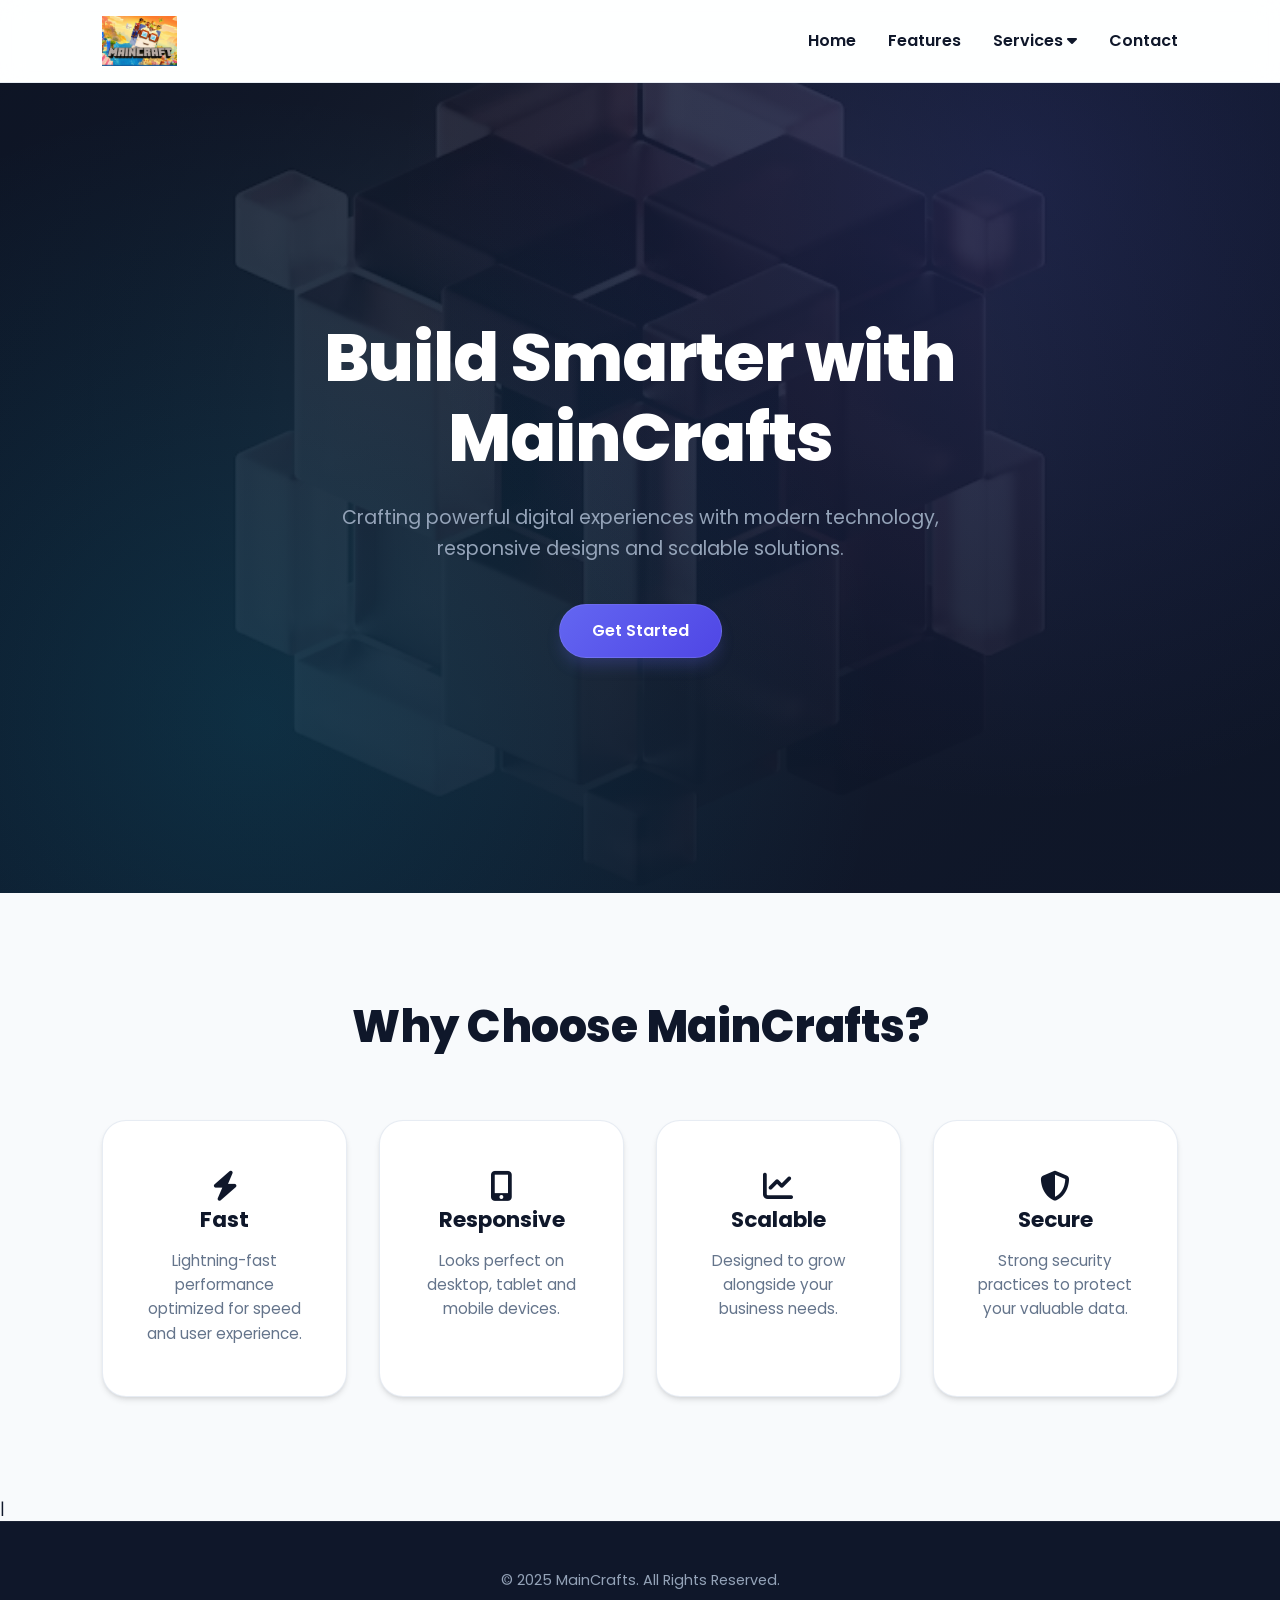
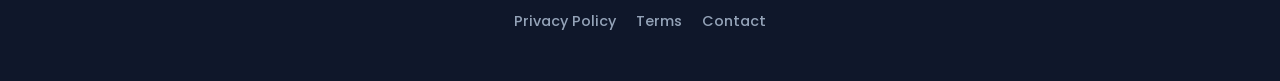
<file: index.html>
<!DOCTYPE html>
<html lang="en">
<head>
    <meta charset="UTF-8">
    <meta name="viewport" content="width=device-width, initial-scale=1.0">
    <title>MainCrafts - Build Smarter</title>

    <!-- Google Fonts -->
    <link href="https://fonts.googleapis.com/css2?family=Poppins:wght@300;400;500;600;700;800&display=swap" rel="stylesheet">

    <!-- Font Awesome -->
    <link rel="stylesheet"
    href="https://cdnjs.cloudflare.com/ajax/libs/font-awesome/6.5.1/css/all.min.css">

    <!-- CSS -->
    <link rel="stylesheet" href="css/style.css">
</head>
<body>

    <!-- HEADER -->
    <header>

        <div class="logo">
            <img src="images/logo.png" alt="MainCrafts Logo">
        </div>

        <nav>
            <ul>

                <li><a href="#">Home</a></li>

                <li><a href="#features">Features</a></li>

                <li>
                    <a href="#">Services <i class="fa-solid fa-caret-down"></i></a>

                    <ul class="dropdown">
                        <li><a href="#">Web Development</a></li>
                        <li><a href="#">App Development</a></li>
                        <li><a href="#">UI/UX Design</a></li>
                        <li><a href="#">Cloud Services</a></li>
                    </ul>
                </li>

                <li><a href="#footer">Contact</a></li>

            </ul>
        </nav>

    </header>

    <!-- HERO SECTION -->

    <section id="hero">

        <div class="hero-content">

            <h1>Build Smarter with MainCrafts</h1>
            

            <p>
                Crafting powerful digital experiences with modern technology,
                responsive designs and scalable solutions.
            </p>

            <a href="#" class="btn">Get Started</a>

        </div>

    </section>

    <!-- FEATURES -->

    <section id="features">

        <h2>Why Choose MainCrafts?</h2>

        <div class="feature-grid">

            <div class="card">
                <i class="fas fa-bolt"></i>
                <h3>Fast</h3>
                <p>
                    Lightning-fast performance optimized for speed and user experience.
                </p>
            </div>

            <div class="card">
                <i class="fas fa-mobile-alt"></i>
                <h3>Responsive</h3>
                <p>
                    Looks perfect on desktop, tablet and mobile devices.
                </p>
            </div>

            <div class="card">
                <i class="fas fa-chart-line"></i>
                <h3>Scalable</h3>
                <p>
                    Designed to grow alongside your business needs.
                </p>
            </div>

            <div class="card">
                <i class="fas fa-shield-alt"></i>
                <h3>Secure</h3>
                <p>
                    Strong security practices to protect your valuable data.
                </p>
            </div>

        </div>

    </section>
|
    <!-- FOOTER -->

    <footer id="footer">

        <p>© 2025 MainCrafts. All Rights Reserved.</p>

        <div class="footer-links">
            <a href="#">Privacy Policy</a>
            <a href="#">Terms</a>
            <a href="#">Contact</a>
        </div>

    </footer>

    <script src="js/script.js"></script>

</body>
</html>
</file>
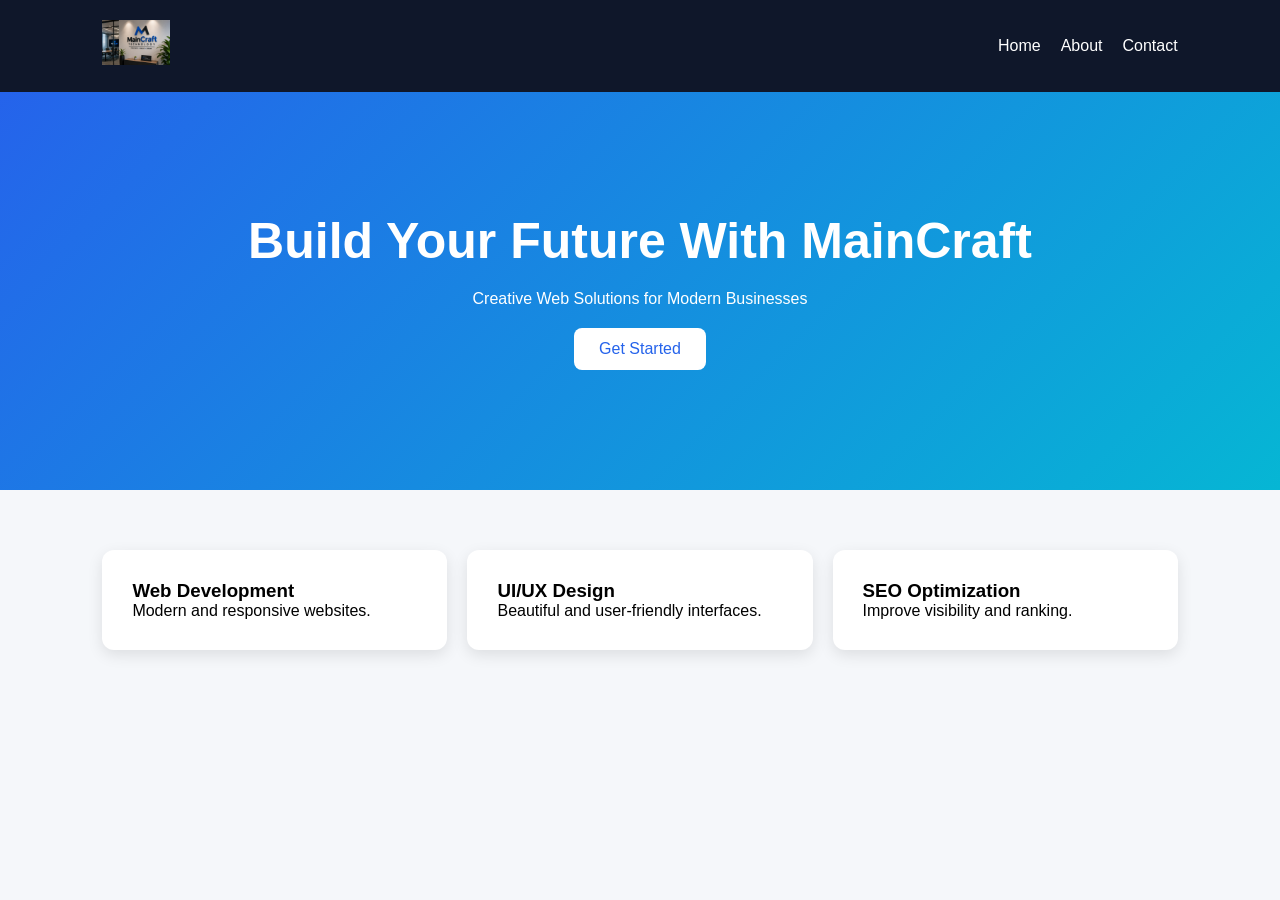
<file: intern-task 2/index.html>
<!DOCTYPE html>
<html lang="en">

<head>
    <meta charset="UTF-8">
    <meta name="viewport" content="width=device-width, initial-scale=1.0">
    <title>MainCraft - Home</title>
    <link rel="stylesheet" href="css/style.css">
</head>

<body>

    <nav>
        <div class="logo">
            <a href="about.html"><img src="image/logo.png" alt="MainCraft Logo" class="logo-img"></a>
        </div>
        <ul>
            <li><a href="index.html">Home</a></li>
            <li><a href="about.html">About</a></li>
            <li><a href="contact.html">Contact</a></li>
        </ul>
    </nav>

    <section class="hero">
        <h1>Build Your Future With MainCraft</h1>
        <p>Creative Web Solutions for Modern Businesses</p>
        <a href="contact.html" class="btn">Get Started</a>
    </section>

    <section class="features">
        <div class="card">
            <h3>Web Development</h3>
            <p>Modern and responsive websites.</p>
        </div>

        <div class="card">
            <h3>UI/UX Design</h3>
            <p>Beautiful and user-friendly interfaces.</p>
        </div>

        <div class="card">
            <h3>SEO Optimization</h3>
            <p>Improve visibility and ranking.</p>
        </div>
    </section>

</body>

</html>
</file>
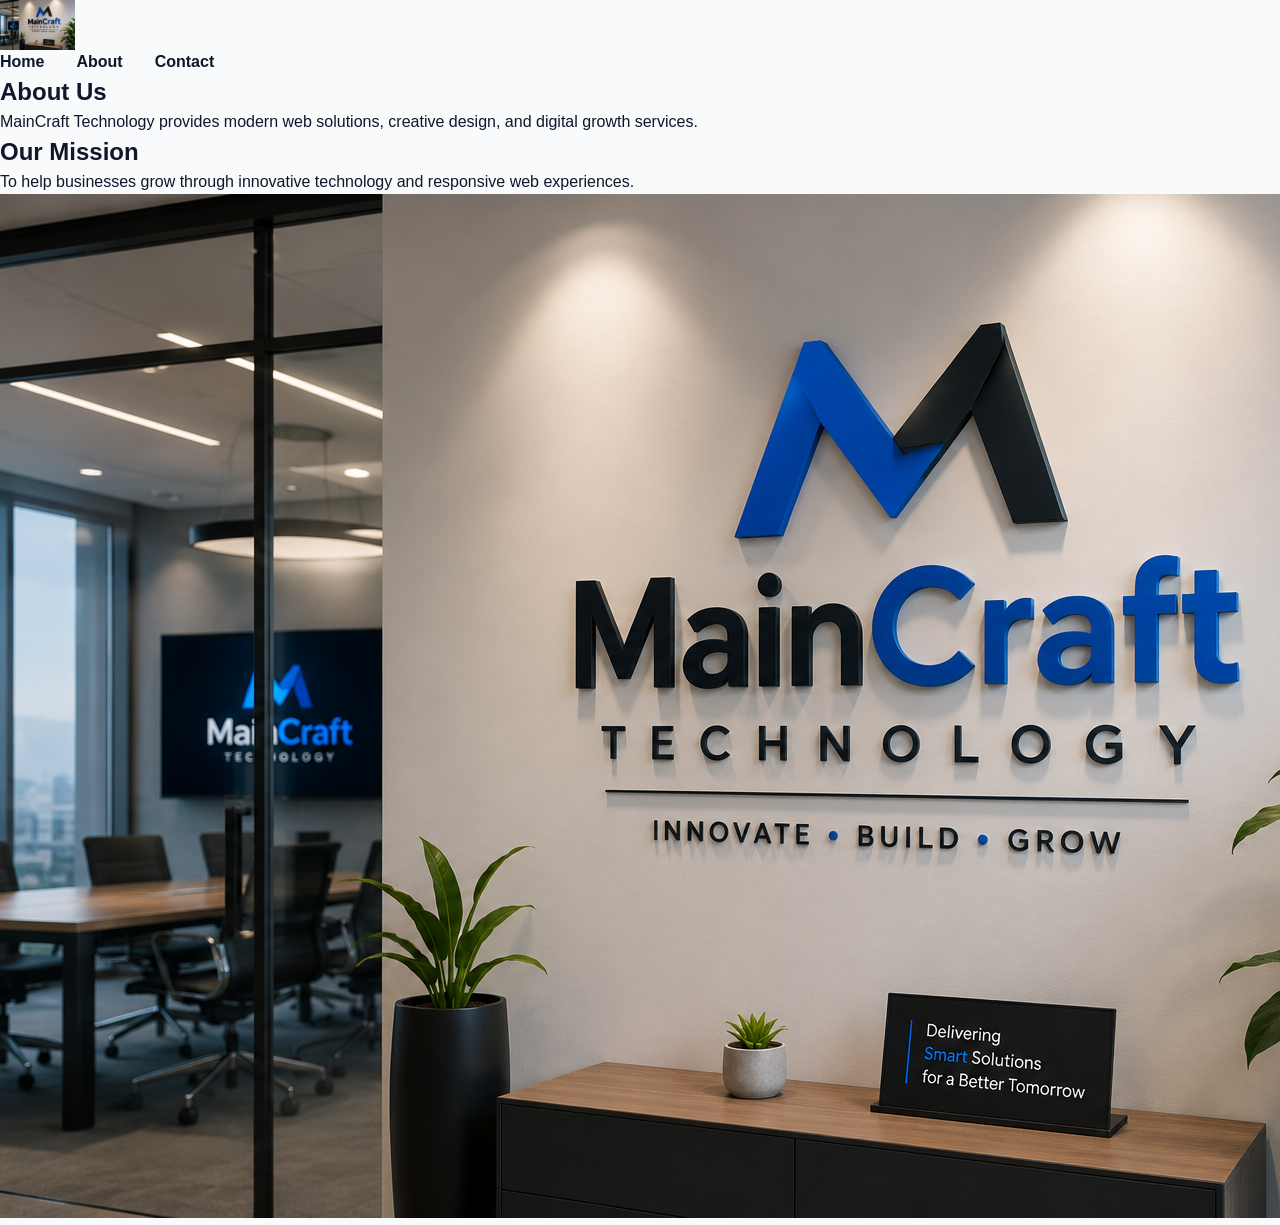
<file: about.html>
<!DOCTYPE html>
<html lang="en">
<head>
    <meta charset="UTF-8">
    <meta name="viewport" content="width=device-width, initial-scale=1.0">
    <title>About Us</title>
    <link rel="stylesheet" href="css/style.css">
</head>
<body>

<nav>
    <div class="logo">
        <a href="about.html"><img src="image/logo.png" alt="MainCraft Logo" class="logo-img"></a>
    </div>
    <ul>
        <li><a href="index.html">Home</a></li>
        <li><a href="about.html">About</a></li>
        <li><a href="contact.html">Contact</a></li>
    </ul>
</nav>

<section class="about">
    <div class="about-content-wrapper">
        <div class="about-text">
            <h1>About Us</h1>
            <p>
                MainCraft Technology provides modern web solutions,
                creative design, and digital growth services.
            </p>

            <h2>Our Mission</h2>
            <p>
                To help businesses grow through innovative technology
                and responsive web experiences.
            </p>
        </div>
        <div class="about-image">
            <img src="image/logo.png" alt="MainCraft Logo" class="about-logo">
        </div>
    </div>
</section>

</body>
</html>
</file>
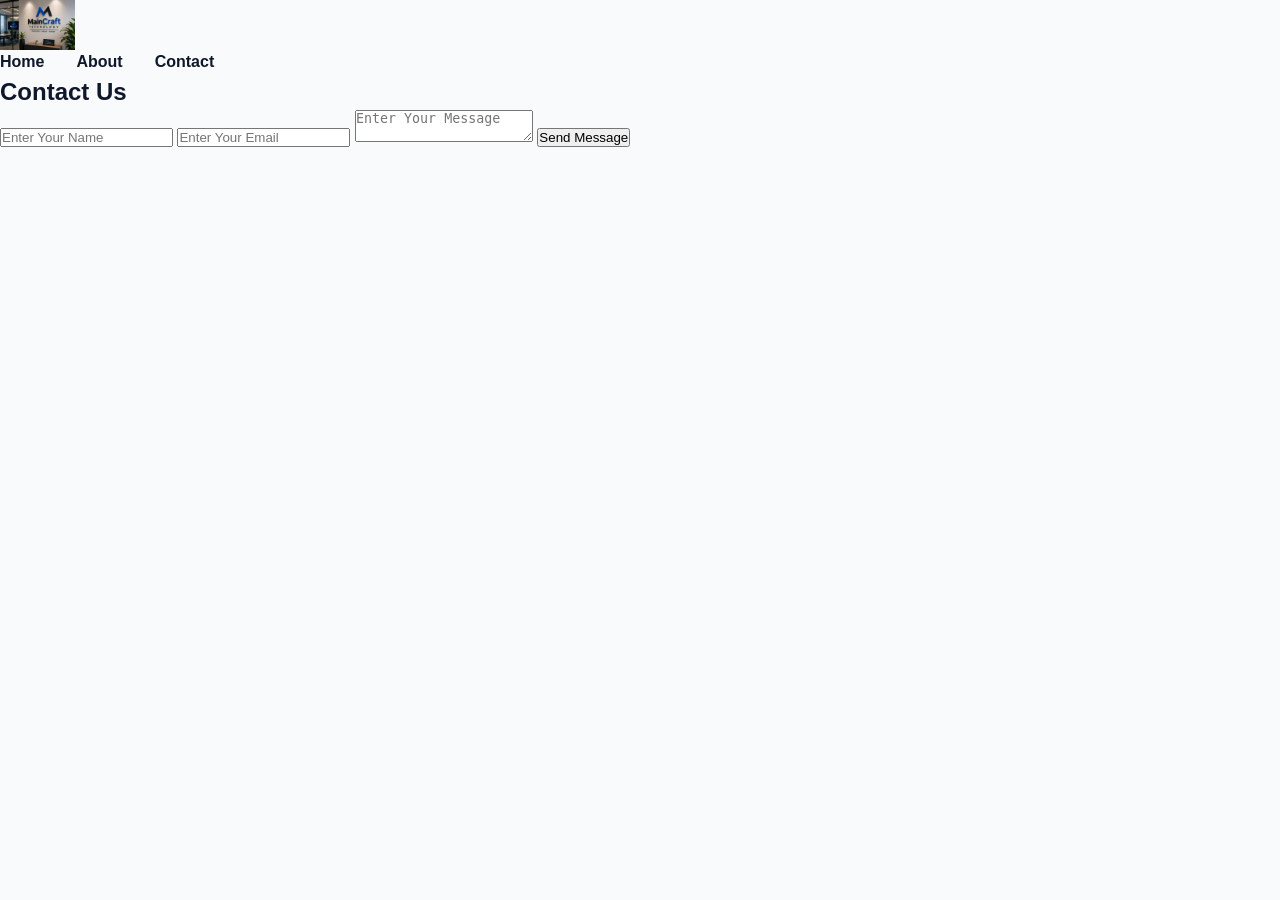
<file: contact.html>
<!DOCTYPE html>
<html lang="en">
<head>
    <meta charset="UTF-8">
    <meta name="viewport" content="width=device-width, initial-scale=1.0">
    <title>Contact Us</title>
    <link rel="stylesheet" href="css/style.css">
</head>
<body>

<nav>
    <div class="logo">
        <a href="about.html"><img src="image/logo.png" alt="MainCraft Logo" class="logo-img"></a>
    </div>
    <ul>
        <li><a href="index.html">Home</a></li>
        <li><a href="about.html">About</a></li>
        <li><a href="contact.html">Contact</a></li>
    </ul>
</nav>

<section class="contact">
    <h1>Contact Us</h1>

    <form name="contactForm" onsubmit="return validateForm()">

        <input type="text" name="name"
        placeholder="Enter Your Name">

        <input type="email" name="email"
        placeholder="Enter Your Email">

        <textarea name="message"
        placeholder="Enter Your Message"></textarea>

        <button type="submit">Send Message</button>

    </form>

</section>

<script src="js/script.js"></script>

</body>
</html>
</file>
<file: css/style.css>
:root {
    --primary: #6366f1; /* Indigo */
    --primary-hover: #4f46e5;
    --secondary: #06b6d4; /* Cyan */
    --accent: #f43f5e; /* Rose */
    --background: #f8fafc;
    --surface: #ffffff;
    --text-main: #0f172a;
    --text-muted: #64748b;
    --glass-bg: rgba(255, 255, 255, 0.85);
    --glass-border: rgba(226, 232, 240, 0.8);
    --shadow-sm: 0 1px 2px 0 rgba(0, 0, 0, 0.05);
    --shadow-md: 0 4px 6px -1px rgba(0, 0, 0, 0.1), 0 2px 4px -2px rgba(0, 0, 0, 0.1);
    --shadow-lg: 0 10px 15px -3px rgba(0, 0, 0, 0.1), 0 4px 6px -4px rgba(0, 0, 0, 0.1);
    --shadow-xl: 0 20px 25px -5px rgba(0, 0, 0, 0.1), 0 8px 10px -6px rgba(0, 0, 0, 0.1);
    --shadow-indigo: 0 10px 15px -3px rgba(99, 102, 241, 0.25);
    --transition-base: all 0.3s cubic-bezier(0.4, 0, 0.2, 1);
}

* {
    margin: 0;
    padding: 0;
    box-sizing: border-box;
}

html {
    scroll-behavior: smooth;
}

body {
    font-family: 'Poppins', sans-serif;
    background: var(--background);
    color: var(--text-main);
    line-height: 1.5;
}

/* HEADER & STICKY GLASSMORPHISM */
header {
    display: flex;
    justify-content: space-between;
    align-items: center;
    padding: 16px 24px;
    background: var(--glass-bg);
    backdrop-filter: blur(12px);
    -webkit-backdrop-filter: blur(12px);
    position: sticky;
    top: 0;
    z-index: 1000;
    border-bottom: 1px solid var(--glass-border);
    transition: var(--transition-base);
}

.logo img {
    height: 50px;
    width: auto;
    display: block;
}

/* MOBILE TOGGLE BUTTON */
.menu-toggle {
    display: block;
    background: none;
    border: none;
    font-size: 1.5rem;
    color: var(--text-main);
    cursor: pointer;
    padding: 8px;
    border-radius: 8px;
    transition: var(--transition-base);
}

.menu-toggle:hover {
    background: rgba(99, 102, 241, 0.08);
    color: var(--primary);
}

/* NAVIGATION (MOBILE FIRST) */
nav {
    position: absolute;
    top: 100%;
    left: 0;
    width: 100%;
    background: var(--surface);
    border-bottom: 1px solid var(--glass-border);
    max-height: 0;
    overflow: hidden;
    transition: max-height 0.4s cubic-bezier(0.4, 0, 0.2, 1);
    box-shadow: var(--shadow-lg);
}

nav.active {
    max-height: 500px;
}

nav ul {
    list-style: none;
    display: flex;
    flex-direction: column;
    padding: 24px;
    gap: 16px;
}

nav ul li a {
    text-decoration: none;
    color: var(--text-main);
    font-weight: 600;
    display: block;
    padding: 8px 0;
    transition: var(--transition-base);
}

nav ul li a:hover,
nav ul li a.active {
    color: var(--primary);
}

/* SERVICES DROPDOWN (MOBILE FIRST) */
.dropdown {
    list-style: none;
    max-height: 0;
    overflow: hidden;
    padding-left: 16px;
    border-left: 2px solid var(--glass-border);
    transition: max-height 0.3s ease-out;
}

.dropdown.active {
    max-height: 250px;
    margin-top: 8px;
    margin-bottom: 8px;
}

.dropdown li {
    padding: 8px 0;
}

.dropdown li a {
    font-size: 0.95rem;
    color: var(--text-muted);
    font-weight: 500;
}

.dropdown li a:hover {
    color: var(--primary);
}

.dropdown-toggle i {
    font-size: 0.8rem;
    margin-left: 4px;
    transition: transform 0.3s ease;
}

.dropdown-toggle.active i {
    transform: rotate(180deg);
}

/* HERO SECTION (MOBILE FIRST) */
#hero {
    min-height: 85vh;
    background: 
        radial-gradient(circle at 80% 20%, rgba(99, 102, 241, 0.15) 0%, transparent 50%),
        radial-gradient(circle at 20% 80%, rgba(6, 182, 212, 0.15) 0%, transparent 50%),
        linear-gradient(rgba(15, 23, 42, 0.85), rgba(15, 23, 42, 0.95)),
        url("../images/hero-bg.jpg");
    background-size: cover;
    background-position: center;
    background-attachment: scroll;
    display: flex;
    justify-content: center;
    align-items: center;
    text-align: center;
    padding: 80px 24px;
    position: relative;
}

.hero-content {
    max-width: 800px;
    z-index: 2;
}

.hero-content h1 {
    color: #ffffff;
    font-size: 2.5rem;
    font-weight: 800;
    line-height: 1.2;
    margin-bottom: 20px;
    letter-spacing: -1px;
}

.hero-content h1 span {
    background: linear-gradient(135deg, var(--primary) 0%, var(--secondary) 100%);
    -webkit-background-clip: text;
    -webkit-text-fill-color: transparent;
    display: inline-block;
}
/* .hero-content h2 {
    color: #cec320;
    font-size: 1.5rem;
    font-weight: 600;
    line-height: 1.3;
    margin-bottom: 24px; */
/* } */

.hero-content p {
    color: #94a3b8;
    font-size: 1rem;
    line-height: 1.6;
    margin-bottom: 32px;
    max-width: 600px;
    margin-left: auto;
    margin-right: auto;
}

.btn {
    display: inline-block;
    background: linear-gradient(135deg, var(--primary) 0%, var(--primary-hover) 100%);
    color: #ffffff;
    text-decoration: none;
    padding: 14px 32px;
    border-radius: 50px;
    font-weight: 600;
    box-shadow: var(--shadow-indigo);
    transition: var(--transition-base);
    border: 1px solid rgba(255, 255, 255, 0.1);
}

.btn:hover {
    transform: translateY(-3px);
    box-shadow: 0 15px 20px -3px rgba(99, 102, 241, 0.4);
}

/* FEATURES SECTION (MOBILE FIRST) */
#features {
    padding: 80px 24px;
    background: var(--background);
}

#features h2 {
    text-align: center;
    margin-bottom: 48px;
    font-size: 2.2rem;
    font-weight: 800;
    color: var(--text-main);
    letter-spacing: -0.5px;
}

#features h2 span {
    background: linear-gradient(135deg, var(--primary) 0%, var(--primary-hover) 100%);
    -webkit-background-clip: text;
    -webkit-text-fill-color: transparent;
}

.feature-grid {
    display: grid;
    grid-template-columns: 1fr;
    gap: 24px;
    max-width: 1200px;
    margin: 0 auto;
}

.card {
    background: var(--surface);
    padding: 40px 30px;
    text-align: center;
    border-radius: 24px;
    border: 1px solid rgba(226, 232, 240, 0.8);
    box-shadow: var(--shadow-md);
    position: relative;
    overflow: hidden;
}

.card-icon {
    display: inline-flex;
    justify-content: center;
    align-items: center;
    width: 76px;
    height: 76px;
    border-radius: 50%;
    background: rgba(99, 102, 241, 0.08);
    margin-bottom: 24px;
    color: var(--primary);
    transition: var(--transition-base);
}

.card i {
    font-size: 30px;
}

.card h3 {
    font-size: 1.35rem;
    font-weight: 700;
    margin-bottom: 12px;
    color: var(--text-main);
}

.card p {
    color: var(--text-muted);
    font-size: 0.95rem;
    line-height: 1.6;
}

/* FOOTER (MOBILE FIRST) */
footer {
    background: #0f172a;
    color: #94a3b8;
    text-align: center;
    padding: 48px 24px;
    border-top: 1px solid rgba(255, 255, 255, 0.05);
}

footer p {
    font-size: 0.9rem;
    margin-bottom: 20px;
}

.footer-links {
    display: flex;
    justify-content: center;
    flex-wrap: wrap;
    gap: 20px;
}

.footer-links a {
    color: #94a3b8;
    text-decoration: none;
    font-size: 0.9rem;
    font-weight: 500;
    transition: var(--transition-base);
}

.footer-links a:hover {
    color: var(--primary);
}

/* SCROLL REVEAL ANIMATIONS */
.reveal .card {
    opacity: 0;
    transform: translateY(30px);
    transition: opacity 0.6s cubic-bezier(0.2, 0.8, 0.2, 1), transform 0.6s cubic-bezier(0.2, 0.8, 0.2, 1), border-color 0.3s, box-shadow 0.3s;
}

.reveal.active .card {
    opacity: 1;
    transform: translateY(0);
}

.reveal.active .card:nth-child(1) { transition-delay: 0.1s; }
.reveal.active .card:nth-child(2) { transition-delay: 0.2s; }
.reveal.active .card:nth-child(3) { transition-delay: 0.3s; }
.reveal.active .card:nth-child(4) { transition-delay: 0.4s; }


/* TABLET MEDIA QUERY (min-width: 768px) */
@media (min-width: 768px) {
    header {
        padding: 16px 8%;
    }

    .menu-toggle {
        display: none;
    }

    nav {
        position: static;
        width: auto;
        background: transparent;
        border-bottom: none;
        max-height: none;
        overflow: visible;
        box-shadow: none;
    }

    nav ul {
        flex-direction: row;
        padding: 0;
        gap: 32px;
    }

    nav ul li {
        position: relative;
    }

    nav ul li a {
        padding: 0;
    }

    /* SERVICES DROPDOWN DESKTOP UPGRADES */
    .dropdown {
        display: block;
        position: absolute;
        top: calc(100% + 15px);
        left: 50%;
        transform: translateX(-50%) translateY(10px);
        min-width: 220px;
        background: var(--surface);
        border: 1px solid var(--glass-border);
        border-radius: 12px;
        box-shadow: var(--shadow-xl);
        padding: 12px;
        opacity: 0;
        visibility: hidden;
        pointer-events: none;
        max-height: none;
        transition: var(--transition-base);
    }

    .dropdown.active {
        max-height: none;
        margin: 0;
    }

    .dropdown::before {
        content: '';
        position: absolute;
        bottom: 100%;
        left: 50%;
        transform: translateX(-50%);
        border-width: 8px;
        border-style: solid;
        border-color: transparent transparent var(--surface) transparent;
    }

    /* Top arrow border fallback */
    .dropdown::after {
        content: '';
        position: absolute;
        bottom: 100%;
        left: 50%;
        transform: translateX(-50%);
        border-width: 9px;
        border-style: solid;
        border-color: transparent transparent var(--glass-border) transparent;
        z-index: -1;
    }

    .dropdown-item:hover .dropdown,
    .dropdown-item:focus-within .dropdown {
        opacity: 1;
        visibility: visible;
        transform: translateX(-50%) translateY(0);
        pointer-events: auto;
    }

    .dropdown-item:hover .dropdown-toggle i {
        transform: rotate(180deg);
    }

    .dropdown li {
        padding: 0;
        border-left: none;
    }

    .dropdown li a {
        padding: 10px 16px;
        border-radius: 8px;
        color: var(--text-main);
    }

    .dropdown li a:hover {
        background: rgba(99, 102, 241, 0.06);
        color: var(--primary);
    }

    /* HERO DESKTOP UPGRADES */
    #hero {
        min-height: 90vh;
        background-attachment: fixed;
        padding: 120px 8%;
    }

    .hero-content h1 {
        font-size: 4.2rem;
        margin-bottom: 24px;
    }

    .hero-content p {
        font-size: 1.2rem;
        margin-bottom: 40px;
    }

    /* FEATURES DESKTOP UPGRADES */
    #features {
        padding: 100px 8%;
    }

    #features h2 {
        font-size: 2.8rem;
        margin-bottom: 60px;
    }

    .feature-grid {
        grid-template-columns: repeat(2, 1fr);
        gap: 32px;
    }

    .card {
        padding: 50px 36px;
        transition: var(--transition-base);
    }

    .card:hover {
        transform: translateY(-10px);
        box-shadow: var(--shadow-xl);
        border-color: rgba(99, 102, 241, 0.3);
    }

    .card:hover .card-icon {
        background: var(--primary);
        color: #ffffff;
        transform: scale(1.1);
    }
}

/* DESKTOP MEDIA QUERY (min-width: 1024px) */
@media (min-width: 1024px) {
    .feature-grid {
        grid-template-columns: repeat(4, 1fr);
    }
}
</file>
<file: intern-task 2/css/style.css>
*{
    margin:0;
    padding:0;
    box-sizing:border-box;
    font-family:Arial,sans-serif;
}

body{
    background:#f5f7fa;
}

nav{
    display:flex;
    justify-content:space-between;
    align-items:center;
    padding:20px 8%;
    background:#0f172a;
}

.logo{
    color:white;
    font-size:28px;
    font-weight:bold;
    display:flex;
    align-items:center;
}

.logo-img {
    height: 45px;
    width: auto;
    object-fit: contain;
    transition: transform 0.2s ease;
}

.logo-img:hover {
    transform: scale(1.08);
}

nav ul{
    display:flex;
    list-style:none;
}

nav ul li{
    margin-left:20px;
}

nav ul li a{
    color:white;
    text-decoration:none;
}

.hero{
    text-align:center;
    padding:120px 20px;
    background:linear-gradient(135deg,#2563eb,#06b6d4);
    color:white;
}

.hero h1{
    font-size:50px;
}

.hero p{
    margin:20px 0;
}

.btn{
    display:inline-block;
    padding:12px 25px;
    background:white;
    color:#2563eb;
    text-decoration:none;
    border-radius:8px;
}

.features{
    display:grid;
    grid-template-columns:repeat(auto-fit,minmax(250px,1fr));
    gap:20px;
    padding:60px 8%;
}

.card{
    background:white;
    padding:30px;
    border-radius:12px;
    box-shadow:0 5px 15px rgba(0,0,0,.1);
}

.about,
.contact{
    padding:80px 8%;
}

.about-content-wrapper {
    display: flex;
    align-items: center;
    justify-content: space-between;
    gap: 40px;
}

.about-text {
    flex: 1.2;
}

.about-image {
    flex: 0.8;
    display: flex;
    justify-content: center;
    align-items: center;
}

.about-logo {
    max-width: 100%;
    height: auto;
    max-height: 250px;
    border-radius: 12px;
    box-shadow: 0 8px 30px rgba(0,0,0,0.08);
    transition: transform 0.3s ease;
}

.about-logo:hover {
    transform: scale(1.05);
}

form{
    max-width:500px;
    margin:auto;
}

input,
textarea{
    width:100%;
    padding:12px;
    margin:10px 0;
}

button{
    width:100%;
    padding:12px;
    background:#2563eb;
    color:white;
    border:none;
    cursor:pointer;
}

@media(max-width:768px){

nav{
    flex-direction:column;
}

nav ul{
    margin-top:15px;
}

.hero h1{
    font-size:35px;
}

.about-content-wrapper {
    flex-direction: column;
    text-align: center;
}

}
</file>
